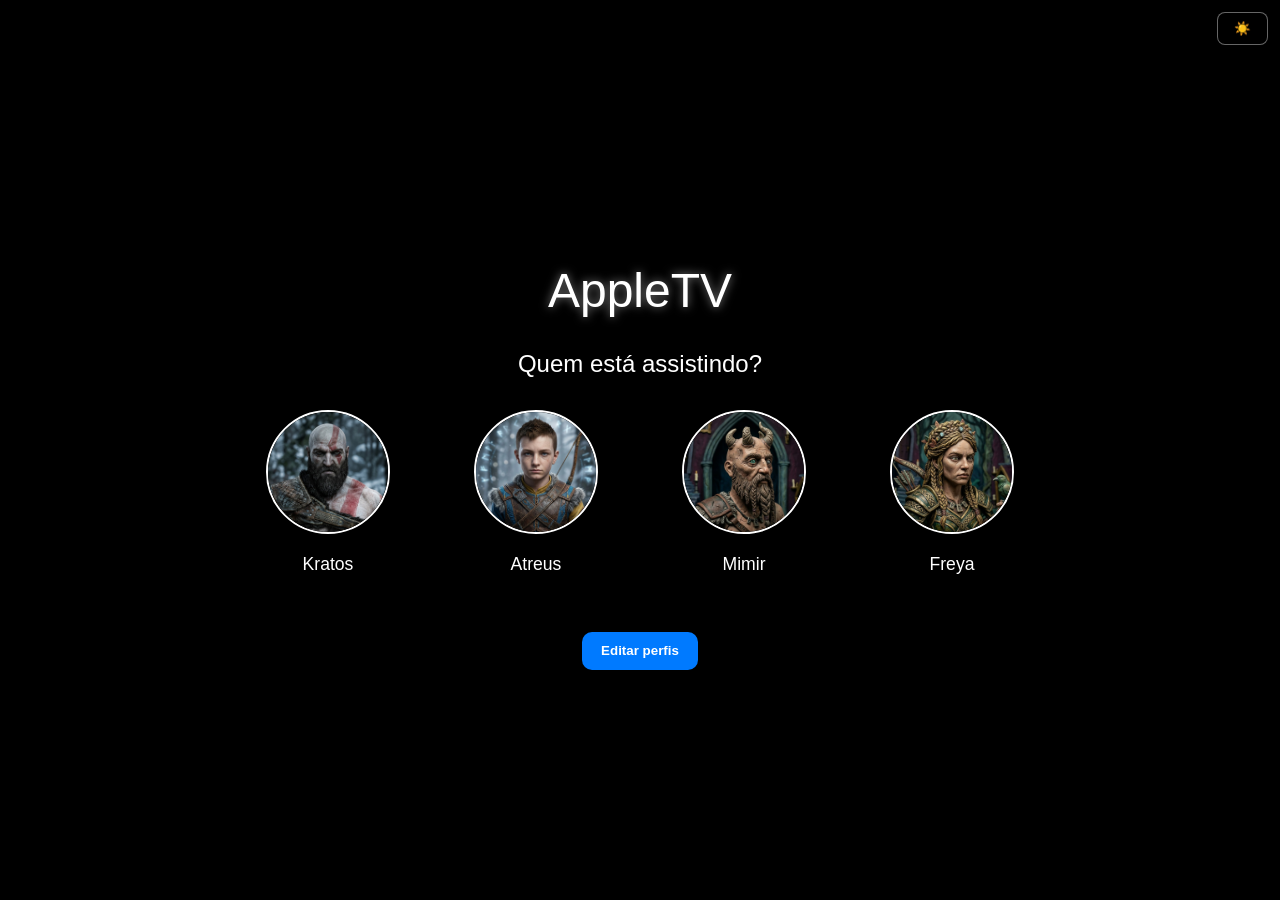
<file: index.html>
<!DOCTYPE html>
<html lang="pt-br">
<head>
    <meta charset="UTF-8">
    <meta name="viewport" content="width=device-width, initial-scale=1.0">
    <title>AppleTV</title>
    <link rel="stylesheet" href="style.css">
</head>
<body>
    <main>
        <div class="theme-toggle-container">
            <button class="theme-toggle" id="themeToggle">Modo claro</button>
        </div>
        <h1>AppleTV</h1>
        <section class="profiles">
            <h2>Quem está assistindo?</h2>
            <ul class="profile-list">
                <li class="profile">
                    <a href="appletv-layout/" class="profile-link" data-profile-name="Kratos" data-profile-image="assets/Perfil-1.jpg">
                        <img src="assets/Perfil-1.jpg" alt="Perfil de Kratos">
                        <p>Kratos</p>
                    </a>
                </li>
                <li class="profile">
                    <a href="appletv-layout/" class="profile-link" data-profile-name="Atreus" data-profile-image="assets/Perfil-2.jpg">
                        <img src="assets/Perfil-2.jpg" alt="Perfil de Atreus">
                        <p>Atreus</p>
                    </a>
                </li>
                <li class="profile">
                    <a href="appletv-layout/" class="profile-link" data-profile-name="Mimir" data-profile-image="assets/Perfil-3.jpg">
                        <img src="assets/Perfil-3.jpg" alt="Perfil de Mimir">
                        <p>Mimir</p>
                    </a>
                </li>
                <li class="profile">
                    <a href="appletv-layout/" class="profile-link" data-profile-name="Freya" data-profile-image="assets/Perfil-4.jpg">
                        <img src="assets/Perfil-4.jpg" alt="Perfil de Freya">
                        <p>Freya</p>
                    </a>
                </li>
            </ul>
        </section>

        <button id="editProfilesBtn">Editar perfis</button>
    </main>

    <script>
        const themeToggle = document.getElementById('themeToggle');
        const body = document.body;

        const setThemeButton = (mode) => {
            if (mode === 'light') {
                themeToggle.textContent = '🌙';
            } else {
                themeToggle.textContent = '☀️';
            }
        };

        const loadTheme = () => {
            const storedTheme = localStorage.getItem('theme');
            if (storedTheme === 'light') {
                body.classList.remove('theme-dark');
                body.classList.add('theme-light');
                setThemeButton('light');
            } else {
                body.classList.remove('theme-light');
                body.classList.add('theme-dark');
                setThemeButton('dark');
            }
        };

        const toggleTheme = () => {
            if (body.classList.contains('theme-dark')) {
                body.classList.remove('theme-dark');
                body.classList.add('theme-light');
                setThemeButton('light');
                localStorage.setItem('theme', 'light');
            } else {
                body.classList.remove('theme-light');
                body.classList.add('theme-dark');
                setThemeButton('dark');
                localStorage.setItem('theme', 'dark');
            }
        };

        themeToggle.addEventListener('click', toggleTheme);
        loadTheme();

        // LocalStorage para perfil ativo
        const profileLinks = document.querySelectorAll('.profile-link');
        profileLinks.forEach(link => {
            link.addEventListener('click', (e) => {
                const profileName = link.getAttribute('data-profile-name');
                const profileImage = link.getAttribute('data-profile-image');
                localStorage.setItem('activeProfile', JSON.stringify({
                    name: profileName,
                    image: profileImage
                }));
            });
        });
    </script>
</body>
</html>
</file>
<file: style.css>
/* Estilos inspirados na interface da Apple TV */

body {
    background-color: #000000; /* Define fundo preto para o corpo da página */
    color: #ffffff; /* Define texto branco por padrão */
    font-family: -apple-system, BlinkMacSystemFont, 'Segoe UI', Roboto, sans-serif; /* Prioriza fontes nativas e sans-serif */
    margin: 0; /* Remove margem padrão do navegador */
    padding: 0; /* Remove padding padrão do navegador */
    display: flex; /* Usa flexbox para centralizar conteúdo */
    justify-content: center; /* Centraliza horizontalmente */
    align-items: center; /* Centraliza verticalmente */
    min-height: 100vh; /* Altura mínima de 100% da viewport */
}

.theme-light {
    background-color: #f5f5f5; /* Fundo claro */
    color: #111; /* Texto escuro */
}

.theme-dark {
    background-color: #000000; /* Fundo escuro */
    color: #ffffff; /* Texto claro */
}

.theme-toggle-container {
    position: fixed; /* Fixo no canto da tela */
    top: 0.75rem;
    right: 0.75rem;
    z-index: 1000;
}

.theme-toggle {
    padding: 0.5rem 1rem;
    border: 1px solid rgba(255, 255, 255, 0.4);
    background: rgba(0, 0, 0, 0.4);
    color: #fff;
    border-radius: 8px;
    cursor: pointer;
    font-weight: 600;
    transition: background 0.25s ease, color 0.25s ease, border-color 0.25s ease;
}

.theme-light .theme-toggle {
    border-color: rgba(0, 0, 0, 0.2);
    background: rgba(255, 255, 255, 0.8);
    color: #111;
}

.theme-toggle:hover {
    filter: brightness(1.1);
}

main {
    text-align: center; /* Centraliza texto no main */
    padding: 2rem; /* Espaçamento interno */
    max-width: 800px; /* Limita largura máxima */
    width: 100%; /* Garante responsividade */
}

h1 {
    font-size: 3rem; /* Tamanho grande para título principal */
    font-weight: 300; /* A fonte fica mais fina */
    margin-bottom: 2rem; /* Espaço abaixo do título */
    text-shadow: 0 0 10px rgba(255, 255, 255, 0.5); /* Sombra leve para brilho */
}

.profiles h2 {
    font-size: 1.5rem; /* Subtítulo menor */
    font-weight: 400; /* Peso normal do texto */
    margin-bottom: 2rem; /* Espaço abaixo do subtítulo */
}

.profile-list {
    display: grid; /* Layout em grade para os perfis */
    grid-template-columns: repeat(auto-fit, minmax(150px, 1fr)); /* Colunas responsivas */
    gap: 2rem; /* Espaçamento entre itens */
    list-style: none; /* Remove marcadores de lista */
    padding: 0; /* Remove padding da lista */
    justify-items: center; /* Centraliza itens na célula */
}

.profile {
    text-align: center; /* Texto e conteúdo centralizados no perfil */
}

.profile a {
    text-decoration: none; /* Remove sublinhado do link */
    color: inherit; /* Herda cor do elemento pai */
    display: block; /* Bloco clicável com área maior */
    transition: transform 0.3s ease; /* Suaviza transformação no hover */
}

.profile a:hover {
    transform: scale(1.05); /* Aumenta levemente o link ao passar o mouse */
}

.profile img {
    width: 120px; /* Largura fixa do avatar */
    height: 120px; /* Altura fixa do avatar */
    border-radius: 50%; /* Torna o avatar circular */
    object-fit: cover; /* Corta imagem para cobrir área sem distorcer */
    border: 2px solid #ffffff; /* Borda branca inicial */
    transition: border-color 0.3s ease, box-shadow 0.3s ease; /* Transição suave de borda e sombra */
}

.profile a:hover img {
    border-color: #007aff; /* Muda a cor da borda no hover */
    box-shadow: 0 0 20px #007aff, 0 0 40px #007aff; /* Neon inicial no hover */
    animation: neon-pulse 1.2s ease-in-out infinite; /* Animação de pulso neon */
}

@keyframes neon-pulse {
    0%, 100% {
        box-shadow: 0 0 14px #007aff, 0 0 28px #007aff; /* Sombra suave no início/fim */
        transform: scale(0.98); /* Leve contração */
    }
    50% {
        box-shadow: 0 0 18px #00d2ff, 0 0 34px #00d2ff; /* Sombra mais brilhante no meio */
        transform: scale(1.02); /* Leve expansão */
    }
}

.profile p {
    margin-top: 1rem; /* Espaço acima do texto do perfil */
    font-size: 1.1rem; /* Tamanho de fonte confortável */
    font-weight: 500; /* Semi-negrito */
    transition: text-shadow 0.3s ease; /* Suaviza sombra do texto */
}

.profile a:hover p {
    text-shadow: 0 0 10px #007aff, 0 0 20px #007aff; /* Neon no texto do nome no hover */
}

#editProfilesBtn {
    margin-top: 1.5rem;
    padding: 0.7rem 1.2rem;
    background-color: #007aff;
    color: #fff;
    border: none;
    border-radius: 10px;
    font-weight: 700;
    cursor: pointer;
    transition: background-color 0.25s ease, transform 0.25s ease;
}

#editProfilesBtn:hover {
    background-color: #005bb5;
    transform: translateY(-1px);
}

.theme-light #editProfilesBtn {
    background-color: #222;
    color: #fff;
}

.theme-light #editProfilesBtn:hover {
    background-color: #444;
}
</file>
